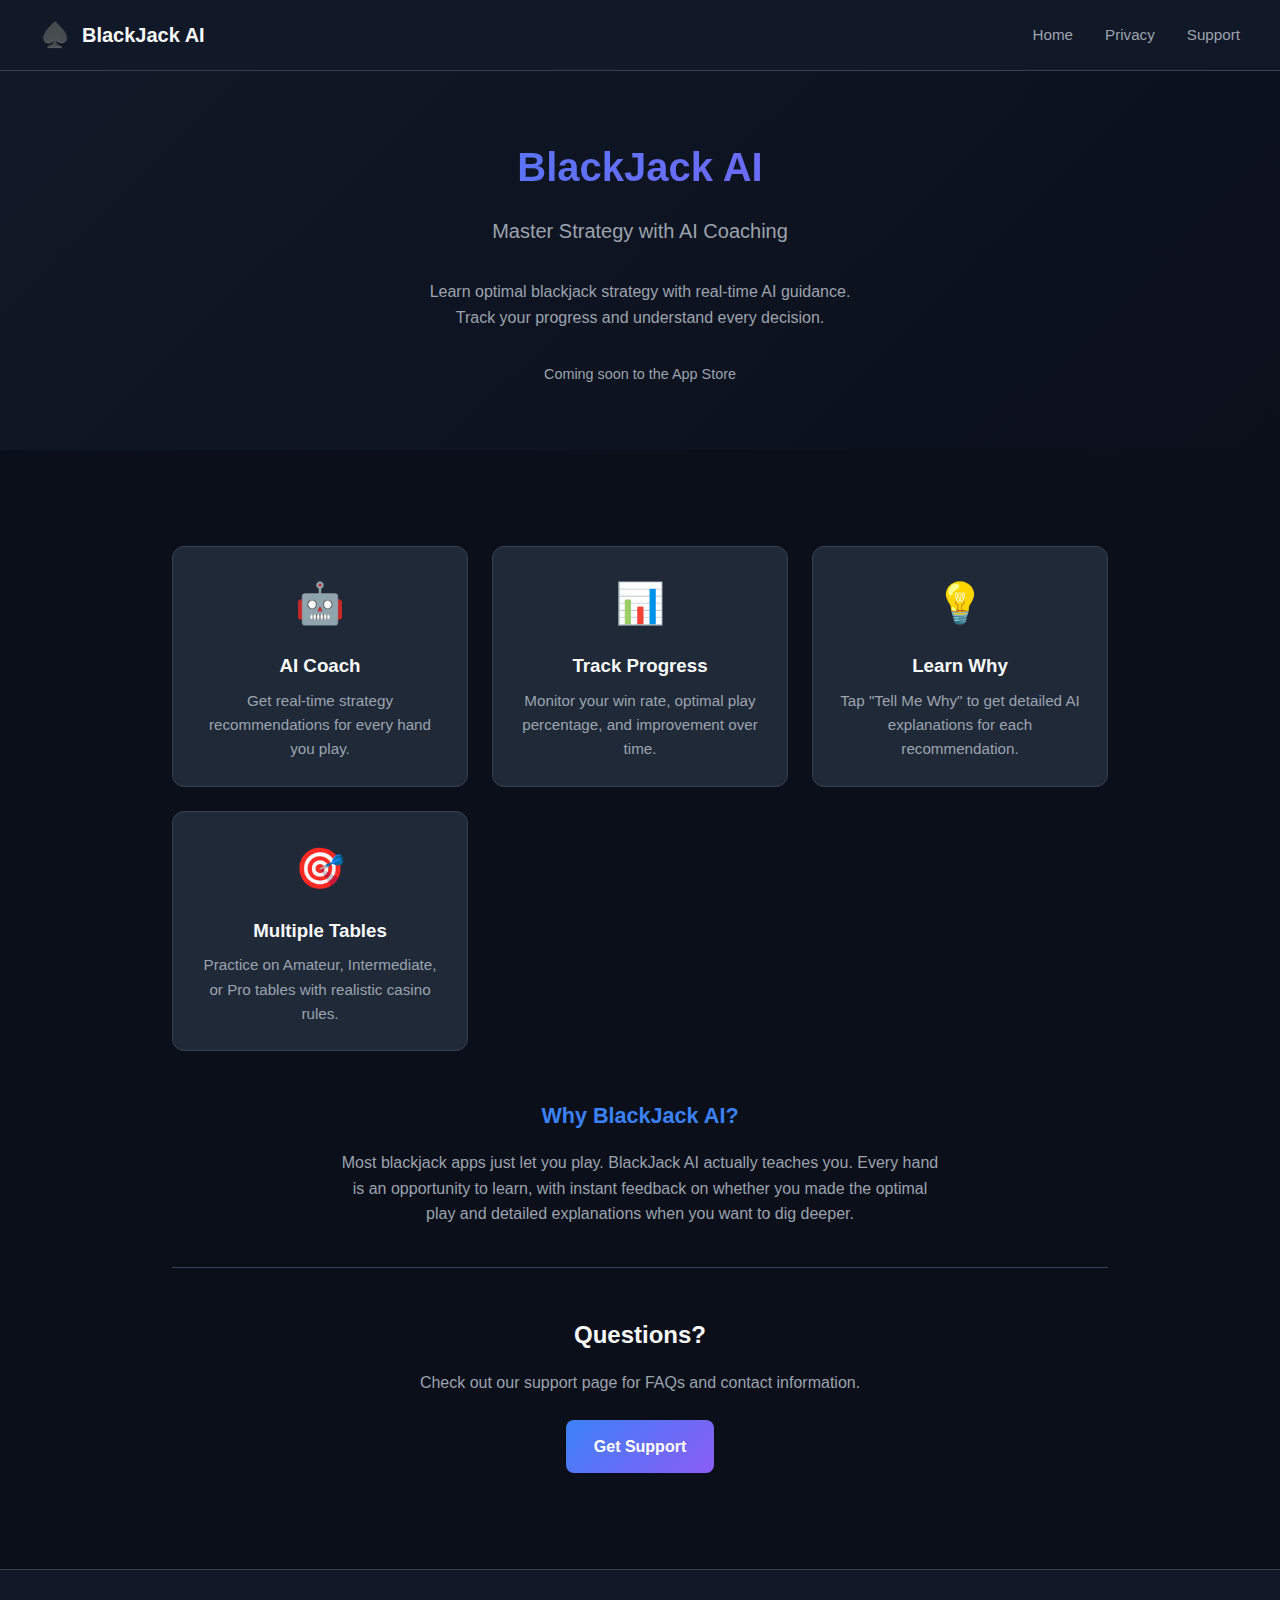
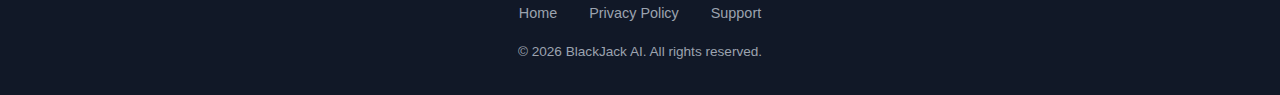
<file: index.html>
<!DOCTYPE html>
<html lang="en">
<head>
    <meta charset="UTF-8">
    <meta name="viewport" content="width=device-width, initial-scale=1.0">
    <title>BlackJack AI - Master Strategy with AI Coaching</title>
    <meta name="description" content="Learn optimal blackjack strategy with real-time AI coaching. Track your progress, understand every decision, and become a better player.">
    <link rel="stylesheet" href="styles.css">
    <link rel="icon" href="data:image/svg+xml,<svg xmlns='http://www.w3.org/2000/svg' viewBox='0 0 100 100'><text y='.9em' font-size='90'>♠️</text></svg>">
    <style>
        .features {
            display: grid;
            grid-template-columns: repeat(auto-fit, minmax(250px, 1fr));
            gap: 1.5rem;
            margin: 3rem 0;
        }
        .feature-card {
            background: var(--bg-card);
            border: 1px solid var(--border-color);
            border-radius: 12px;
            padding: 1.5rem;
            text-align: center;
        }
        .feature-icon {
            font-size: 2.5rem;
            margin-bottom: 1rem;
        }
        .feature-card h3 {
            margin-bottom: 0.5rem;
            color: var(--text-primary);
        }
        .feature-card p {
            color: var(--text-secondary);
            font-size: 0.95rem;
            margin: 0;
        }
        .cta-section {
            text-align: center;
            padding: 3rem 0;
            border-top: 1px solid var(--border-color);
            margin-top: 2rem;
        }
        .cta-section h2 {
            margin-bottom: 1rem;
        }
        .cta-section p {
            color: var(--text-secondary);
            margin-bottom: 1.5rem;
        }
    </style>
</head>
<body>
    <nav class="nav">
        <div class="nav-content">
            <a href="index.html" class="nav-logo">
                <span class="nav-logo-icon">♠️</span>
                <span>BlackJack AI</span>
            </a>
            <div class="nav-links">
                <a href="index.html">Home</a>
                <a href="privacy.html">Privacy</a>
                <a href="support.html">Support</a>
            </div>
        </div>
    </nav>

    <section class="hero">
        <h1>BlackJack AI</h1>
        <p class="hero-subtitle">Master Strategy with AI Coaching</p>
        <p style="color: var(--text-secondary); margin-bottom: 2rem;">
            Learn optimal blackjack strategy with real-time AI guidance.<br>
            Track your progress and understand every decision.
        </p>
        <p style="color: var(--text-secondary); font-size: 0.9rem;">
            Coming soon to the App Store
        </p>
    </section>

    <main class="container container-wide">
        <div class="features">
            <div class="feature-card">
                <div class="feature-icon">🤖</div>
                <h3>AI Coach</h3>
                <p>Get real-time strategy recommendations for every hand you play.</p>
            </div>

            <div class="feature-card">
                <div class="feature-icon">📊</div>
                <h3>Track Progress</h3>
                <p>Monitor your win rate, optimal play percentage, and improvement over time.</p>
            </div>

            <div class="feature-card">
                <div class="feature-icon">💡</div>
                <h3>Learn Why</h3>
                <p>Tap "Tell Me Why" to get detailed AI explanations for each recommendation.</p>
            </div>

            <div class="feature-card">
                <div class="feature-icon">🎯</div>
                <h3>Multiple Tables</h3>
                <p>Practice on Amateur, Intermediate, or Pro tables with realistic casino rules.</p>
            </div>
        </div>

        <section class="content-section" style="text-align: center;">
            <h2>Why BlackJack AI?</h2>
            <p style="max-width: 600px; margin: 0 auto;">
                Most blackjack apps just let you play. BlackJack AI actually teaches you.
                Every hand is an opportunity to learn, with instant feedback on whether you made
                the optimal play and detailed explanations when you want to dig deeper.
            </p>
        </section>

        <section class="cta-section">
            <h2>Questions?</h2>
            <p>Check out our support page for FAQs and contact information.</p>
            <a href="support.html" class="contact-btn">Get Support</a>
        </section>
    </main>

    <footer class="footer">
        <div class="footer-links">
            <a href="index.html">Home</a>
            <a href="privacy.html">Privacy Policy</a>
            <a href="support.html">Support</a>
        </div>
        <p class="footer-copyright">© 2026 BlackJack AI. All rights reserved.</p>
    </footer>
</body>
</html>
</file>
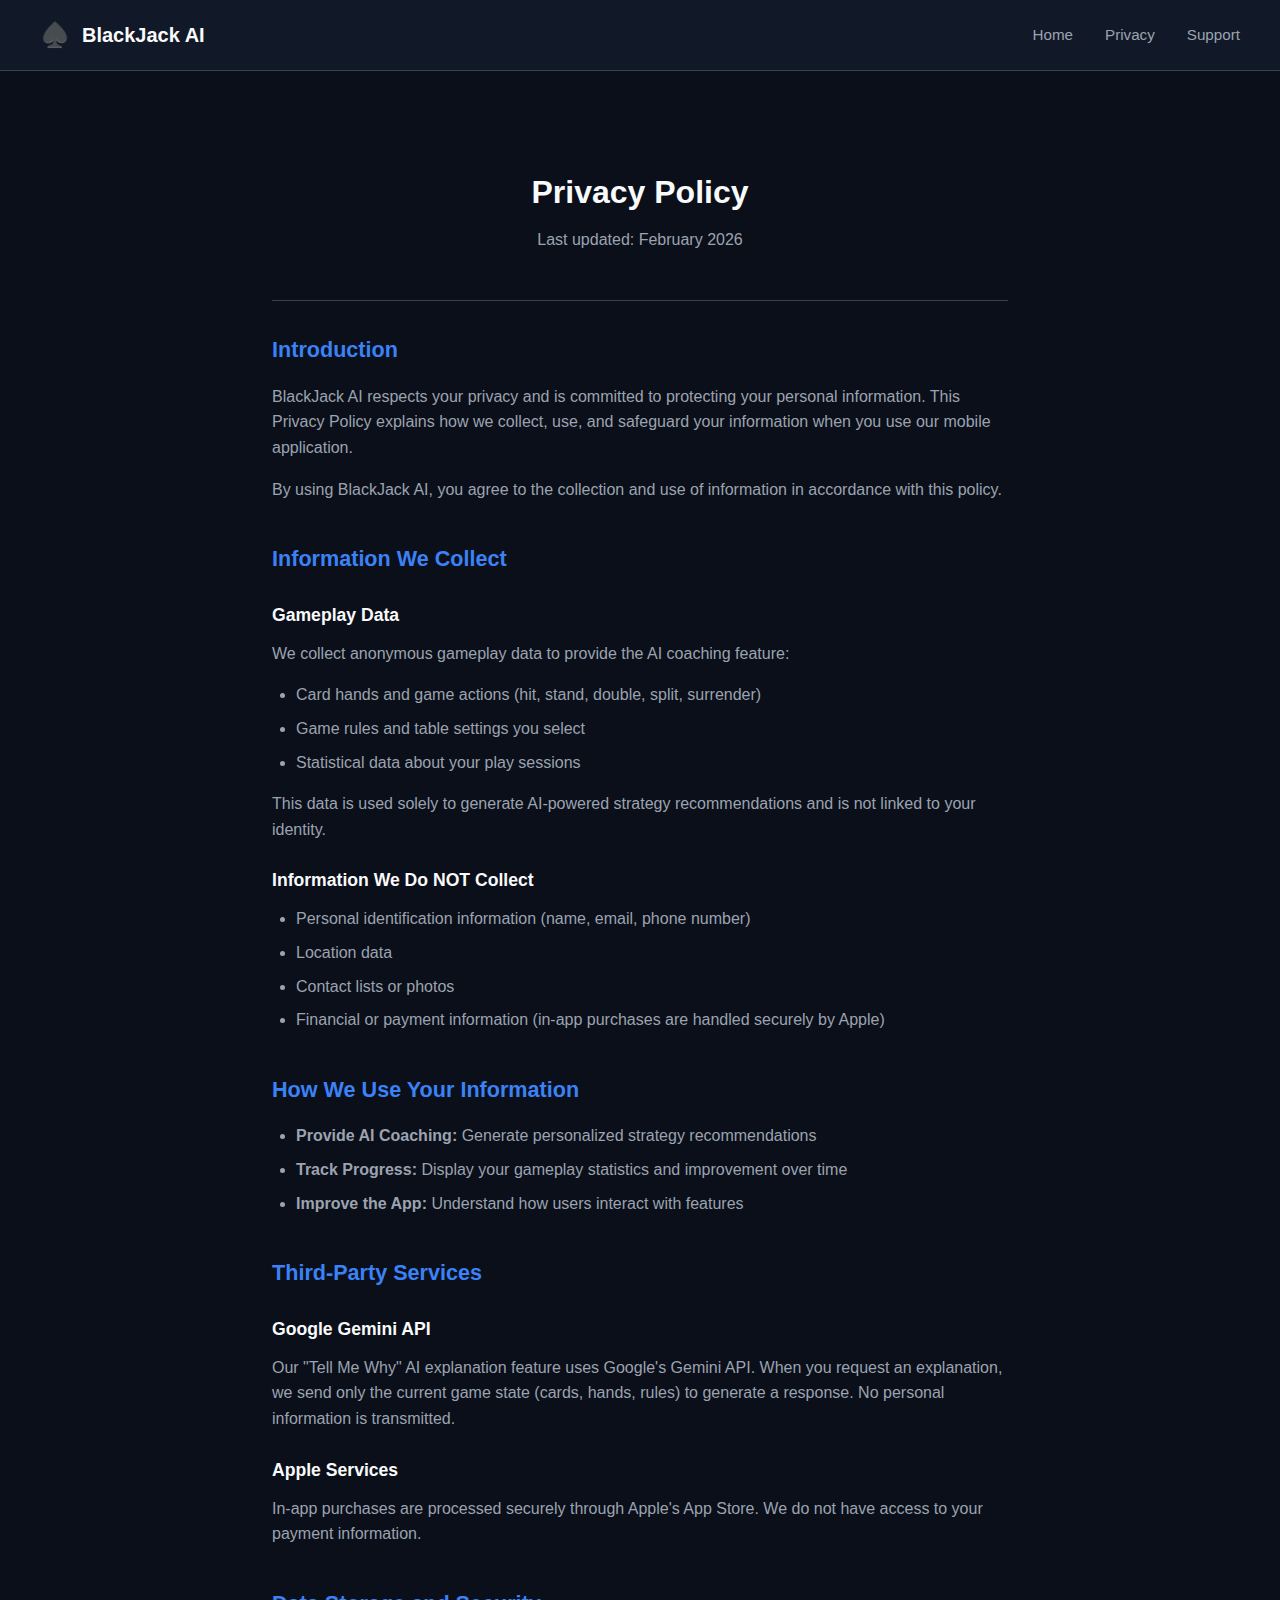
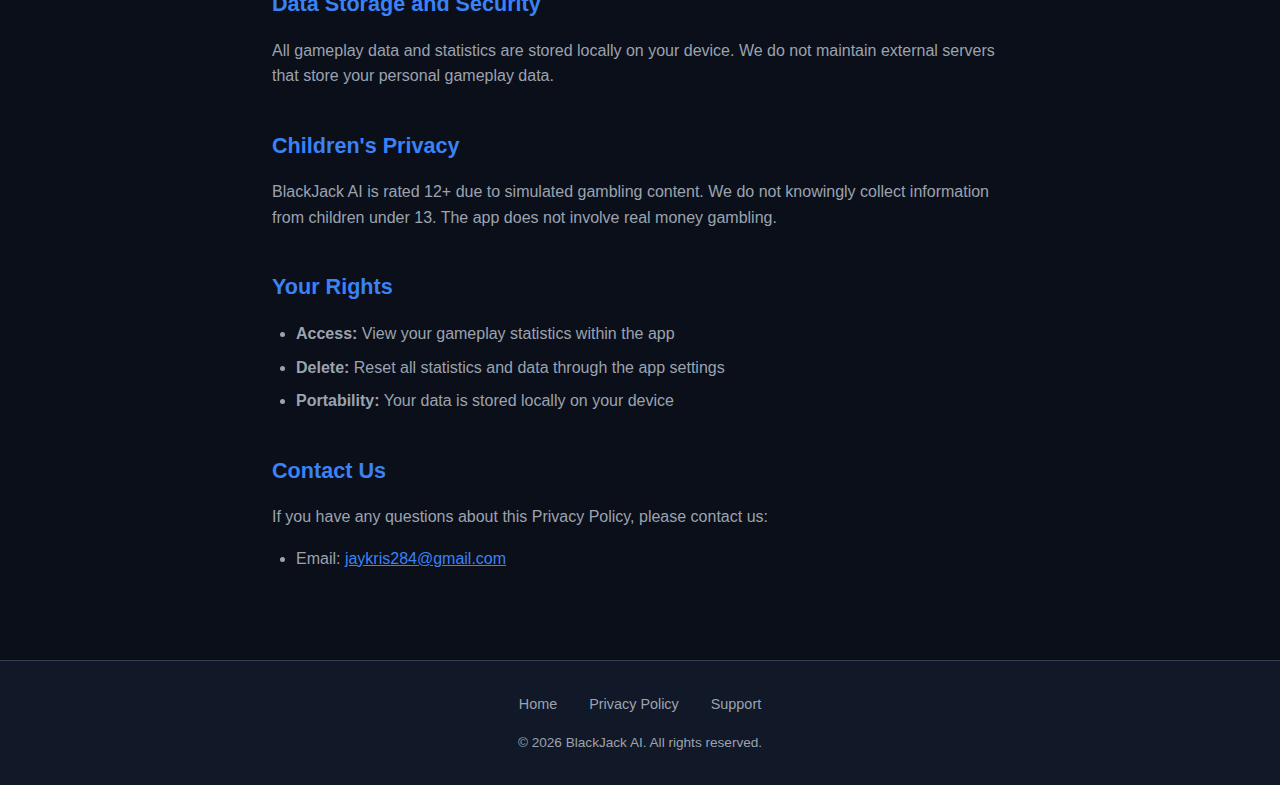
<file: privacy.html>
<!DOCTYPE html>
<html lang="en">
<head>
    <meta charset="UTF-8">
    <meta name="viewport" content="width=device-width, initial-scale=1.0">
    <title>Privacy Policy - BlackJack AI</title>
    <link rel="stylesheet" href="styles.css">
</head>
<body>
    <nav class="nav">
        <div class="nav-content">
            <a href="index.html" class="nav-logo">
                <span class="nav-logo-icon">♠️</span>
                <span>BlackJack AI</span>
            </a>
            <div class="nav-links">
                <a href="index.html">Home</a>
                <a href="privacy.html">Privacy</a>
                <a href="support.html">Support</a>
            </div>
        </div>
    </nav>

    <main class="container">
        <header class="page-header">
            <h1>Privacy Policy</h1>
            <p class="subtitle">Last updated: February 2026</p>
        </header>

        <section class="content-section">
            <h2>Introduction</h2>
            <p>BlackJack AI respects your privacy and is committed to protecting your personal information. This Privacy Policy explains how we collect, use, and safeguard your information when you use our mobile application.</p>
            <p>By using BlackJack AI, you agree to the collection and use of information in accordance with this policy.</p>
        </section>

        <section class="content-section">
            <h2>Information We Collect</h2>
            <h3>Gameplay Data</h3>
            <p>We collect anonymous gameplay data to provide the AI coaching feature:</p>
            <ul>
                <li>Card hands and game actions (hit, stand, double, split, surrender)</li>
                <li>Game rules and table settings you select</li>
                <li>Statistical data about your play sessions</li>
            </ul>
            <p>This data is used solely to generate AI-powered strategy recommendations and is not linked to your identity.</p>

            <h3>Information We Do NOT Collect</h3>
            <ul>
                <li>Personal identification information (name, email, phone number)</li>
                <li>Location data</li>
                <li>Contact lists or photos</li>
                <li>Financial or payment information (in-app purchases are handled securely by Apple)</li>
            </ul>
        </section>

        <section class="content-section">
            <h2>How We Use Your Information</h2>
            <ul>
                <li><strong>Provide AI Coaching:</strong> Generate personalized strategy recommendations</li>
                <li><strong>Track Progress:</strong> Display your gameplay statistics and improvement over time</li>
                <li><strong>Improve the App:</strong> Understand how users interact with features</li>
            </ul>
        </section>

        <section class="content-section">
            <h2>Third-Party Services</h2>
            <h3>Google Gemini API</h3>
            <p>Our "Tell Me Why" AI explanation feature uses Google's Gemini API. When you request an explanation, we send only the current game state (cards, hands, rules) to generate a response. No personal information is transmitted.</p>

            <h3>Apple Services</h3>
            <p>In-app purchases are processed securely through Apple's App Store. We do not have access to your payment information.</p>
        </section>

        <section class="content-section">
            <h2>Data Storage and Security</h2>
            <p>All gameplay data and statistics are stored locally on your device. We do not maintain external servers that store your personal gameplay data.</p>
        </section>

        <section class="content-section">
            <h2>Children's Privacy</h2>
            <p>BlackJack AI is rated 12+ due to simulated gambling content. We do not knowingly collect information from children under 13. The app does not involve real money gambling.</p>
        </section>

        <section class="content-section">
            <h2>Your Rights</h2>
            <ul>
                <li><strong>Access:</strong> View your gameplay statistics within the app</li>
                <li><strong>Delete:</strong> Reset all statistics and data through the app settings</li>
                <li><strong>Portability:</strong> Your data is stored locally on your device</li>
            </ul>
        </section>

        <section class="content-section">
            <h2>Contact Us</h2>
            <p>If you have any questions about this Privacy Policy, please contact us:</p>
            <ul>
                <li>Email: <a href="mailto:jaykris284@gmail.com" style="color: var(--accent-blue);">jaykris284@gmail.com</a></li>
            </ul>
        </section>
    </main>

    <footer class="footer">
        <div class="footer-links">
            <a href="index.html">Home</a>
            <a href="privacy.html">Privacy Policy</a>
            <a href="support.html">Support</a>
        </div>
        <p class="footer-copyright">© 2026 BlackJack AI. All rights reserved.</p>
    </footer>
</body>
</html>
</file>
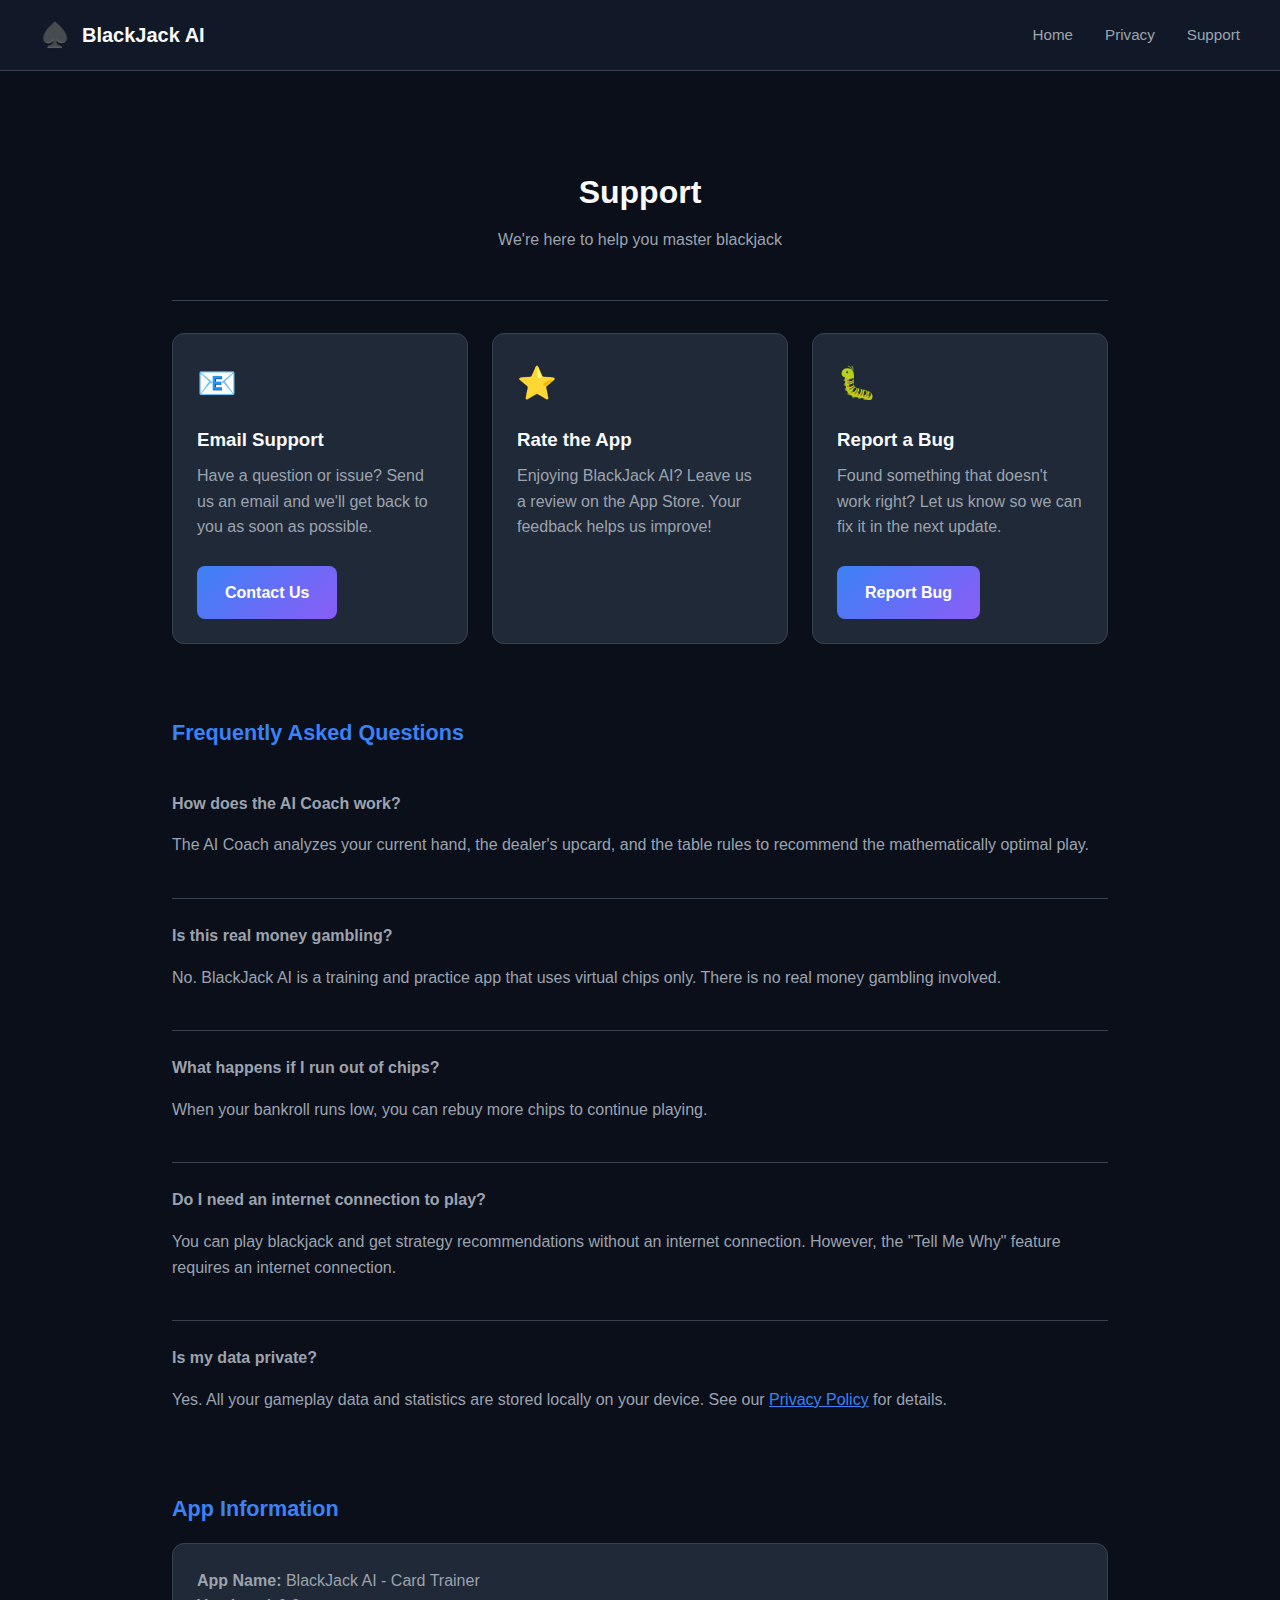
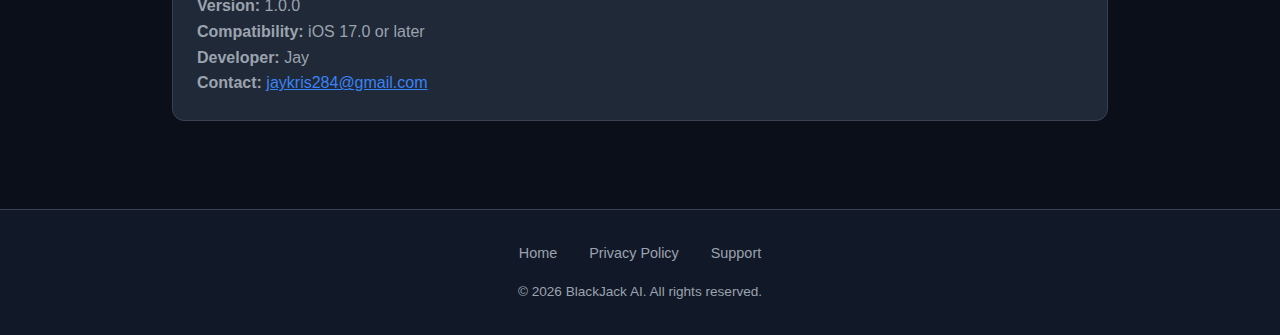
<file: support.html>
<!DOCTYPE html>
<html lang="en">
<head>
    <meta charset="UTF-8">
    <meta name="viewport" content="width=device-width, initial-scale=1.0">
    <title>Support - BlackJack AI</title>
    <link rel="stylesheet" href="styles.css">
    <link rel="icon" href="data:image/svg+xml,<svg xmlns='http://www.w3.org/2000/svg' viewBox='0 0 100 100'><text y='.9em' font-size='90'>♠️</text></svg>">
</head>
<body>
    <nav class="nav">
        <div class="nav-content">
            <a href="index.html" class="nav-logo">
                <span class="nav-logo-icon">♠️</span>
                <span>BlackJack AI</span>
            </a>
            <div class="nav-links">
                <a href="index.html">Home</a>
                <a href="privacy.html">Privacy</a>
                <a href="support.html">Support</a>
            </div>
        </div>
    </nav>

    <main class="container container-wide">
        <header class="page-header">
            <h1>Support</h1>
            <p class="subtitle">We're here to help you master blackjack</p>
        </header>

        <div class="support-grid">
            <div class="card">
                <div class="card-icon">📧</div>
                <h3>Email Support</h3>
                <p>Have a question or issue? Send us an email and we'll get back to you as soon as possible.</p>
                <br>
                <a href="mailto:jaykris284@gmail.com" class="contact-btn">
                    Contact Us
                </a>
            </div>

            <div class="card">
                <div class="card-icon">⭐</div>
                <h3>Rate the App</h3>
                <p>Enjoying BlackJack AI? Leave us a review on the App Store. Your feedback helps us improve!</p>
            </div>

            <div class="card">
                <div class="card-icon">🐛</div>
                <h3>Report a Bug</h3>
                <p>Found something that doesn't work right? Let us know so we can fix it in the next update.</p>
                <br>
                <a href="mailto:jaykris284@gmail.com?subject=Bug%20Report%20-%20BlackJack%20AI" class="contact-btn">
                    Report Bug
                </a>
            </div>
        </div>

        <section class="content-section" style="margin-top: 3rem;">
            <h2>Frequently Asked Questions</h2>

            <div class="faq-item">
                <p class="faq-question">How does the AI Coach work?</p>
                <p class="faq-answer">
                    The AI Coach analyzes your current hand, the dealer's upcard, and the table rules to recommend the mathematically optimal play.
                </p>
            </div>

            <div class="faq-item">
                <p class="faq-question">Is this real money gambling?</p>
                <p class="faq-answer">
                    No. BlackJack AI is a training and practice app that uses virtual chips only. There is no real money gambling involved.
                </p>
            </div>

            <div class="faq-item">
                <p class="faq-question">What happens if I run out of chips?</p>
                <p class="faq-answer">
                    When your bankroll runs low, you can rebuy more chips to continue playing.
                </p>
            </div>

            <div class="faq-item">
                <p class="faq-question">Do I need an internet connection to play?</p>
                <p class="faq-answer">
                    You can play blackjack and get strategy recommendations without an internet connection. However, the "Tell Me Why" feature requires an internet connection.
                </p>
            </div>

            <div class="faq-item">
                <p class="faq-question">Is my data private?</p>
                <p class="faq-answer">
                    Yes. All your gameplay data and statistics are stored locally on your device. See our <a href="privacy.html" style="color: var(--accent-blue);">Privacy Policy</a> for details.
                </p>
            </div>
        </section>

        <section class="content-section">
            <h2>App Information</h2>
            <div class="card">
                <p><strong>App Name:</strong> BlackJack AI - Card Trainer</p>
                <p><strong>Version:</strong> 1.0.0</p>
                <p><strong>Compatibility:</strong> iOS 17.0 or later</p>
                <p><strong>Developer:</strong> Jay</p>
                <p><strong>Contact:</strong> <a href="mailto:jaykris284@gmail.com" style="color: var(--accent-blue);">jaykris284@gmail.com</a></p>
            </div>
        </section>
    </main>

    <footer class="footer">
        <div class="footer-links">
            <a href="index.html">Home</a>
            <a href="privacy.html">Privacy Policy</a>
            <a href="support.html">Support</a>
        </div>
        <p class="footer-copyright">© 2026 BlackJack AI. All rights reserved.</p>
    </footer>
</body>
</html>
</file>
<file: styles.css>
/* BlackJack AI Website Styles */

:root {
    --bg-primary: #0a0f1a;
    --bg-secondary: #111827;
    --bg-card: #1f2937;
    --text-primary: #f9fafb;
    --text-secondary: #9ca3af;
    --accent-blue: #3b82f6;
    --accent-purple: #8b5cf6;
    --accent-green: #10b981;
    --accent-yellow: #fbbf24;
    --border-color: #374151;
}

* {
    margin: 0;
    padding: 0;
    box-sizing: border-box;
}

body {
    font-family: -apple-system, BlinkMacSystemFont, 'Segoe UI', Roboto, Oxygen, Ubuntu, sans-serif;
    background: var(--bg-primary);
    color: var(--text-primary);
    line-height: 1.6;
    min-height: 100vh;
}

.nav {
    background: var(--bg-secondary);
    border-bottom: 1px solid var(--border-color);
    padding: 1rem 2rem;
    position: sticky;
    top: 0;
    z-index: 100;
}

.nav-content {
    max-width: 1200px;
    margin: 0 auto;
    display: flex;
    justify-content: space-between;
    align-items: center;
}

.nav-logo {
    display: flex;
    align-items: center;
    gap: 0.75rem;
    text-decoration: none;
    color: var(--text-primary);
    font-weight: 700;
    font-size: 1.25rem;
}

.nav-logo-icon { font-size: 1.5rem; }

.nav-links {
    display: flex;
    gap: 2rem;
}

.nav-links a {
    color: var(--text-secondary);
    text-decoration: none;
    font-size: 0.95rem;
    transition: color 0.2s;
}

.nav-links a:hover { color: var(--text-primary); }

.container {
    max-width: 800px;
    margin: 0 auto;
    padding: 3rem 2rem;
}

.container-wide { max-width: 1000px; }

.hero {
    text-align: center;
    padding: 4rem 2rem;
    background: linear-gradient(135deg, var(--bg-secondary) 0%, var(--bg-primary) 100%);
}

.hero h1 {
    font-size: 2.5rem;
    margin-bottom: 1rem;
    background: linear-gradient(135deg, var(--accent-blue), var(--accent-purple));
    -webkit-background-clip: text;
    -webkit-text-fill-color: transparent;
    background-clip: text;
}

.hero-subtitle {
    font-size: 1.25rem;
    color: var(--text-secondary);
    margin-bottom: 2rem;
}

.page-header {
    text-align: center;
    padding: 3rem 0;
    border-bottom: 1px solid var(--border-color);
    margin-bottom: 2rem;
}

.page-header h1 {
    font-size: 2rem;
    margin-bottom: 0.5rem;
}

.page-header .subtitle { color: var(--text-secondary); }

.content-section { margin-bottom: 2.5rem; }

.content-section h2 {
    font-size: 1.35rem;
    margin-bottom: 1rem;
    color: var(--accent-blue);
}

.content-section h3 {
    font-size: 1.1rem;
    margin: 1.5rem 0 0.75rem;
    color: var(--text-primary);
}

.content-section p {
    color: var(--text-secondary);
    margin-bottom: 1rem;
}

.content-section ul {
    color: var(--text-secondary);
    margin-left: 1.5rem;
    margin-bottom: 1rem;
}

.content-section li { margin-bottom: 0.5rem; }

.card {
    background: var(--bg-card);
    border: 1px solid var(--border-color);
    border-radius: 12px;
    padding: 1.5rem;
    margin-bottom: 1.5rem;
}

.card-icon {
    font-size: 2rem;
    margin-bottom: 1rem;
}

.card h3 { margin-bottom: 0.5rem; }
.card p { color: var(--text-secondary); margin: 0; }

.support-grid {
    display: grid;
    grid-template-columns: repeat(auto-fit, minmax(280px, 1fr));
    gap: 1.5rem;
    margin-top: 2rem;
}

.faq-item {
    border-bottom: 1px solid var(--border-color);
    padding: 1.5rem 0;
}

.faq-item:last-child { border-bottom: none; }

.faq-question {
    font-weight: 600;
    margin-bottom: 0.75rem;
    color: var(--text-primary);
}

.faq-answer { color: var(--text-secondary); }

.contact-btn {
    display: inline-flex;
    align-items: center;
    gap: 0.5rem;
    background: linear-gradient(135deg, var(--accent-blue), var(--accent-purple));
    color: white;
    padding: 0.875rem 1.75rem;
    border-radius: 8px;
    text-decoration: none;
    font-weight: 600;
    transition: transform 0.2s, box-shadow 0.2s;
}

.contact-btn:hover {
    transform: translateY(-2px);
    box-shadow: 0 4px 12px rgba(59, 130, 246, 0.4);
}

.footer {
    background: var(--bg-secondary);
    border-top: 1px solid var(--border-color);
    padding: 2rem;
    text-align: center;
    margin-top: auto;
}

.footer-links {
    display: flex;
    justify-content: center;
    gap: 2rem;
    margin-bottom: 1rem;
}

.footer-links a {
    color: var(--text-secondary);
    text-decoration: none;
    font-size: 0.9rem;
}

.footer-links a:hover { color: var(--text-primary); }

.footer-copyright {
    color: var(--text-secondary);
    font-size: 0.85rem;
}

@media (max-width: 640px) {
    .nav-content { flex-direction: column; gap: 1rem; }
    .nav-links { gap: 1.5rem; }
    .hero h1 { font-size: 2rem; }
    .container { padding: 2rem 1.25rem; }
    .footer-links { flex-direction: column; gap: 1rem; }
}
</file>
